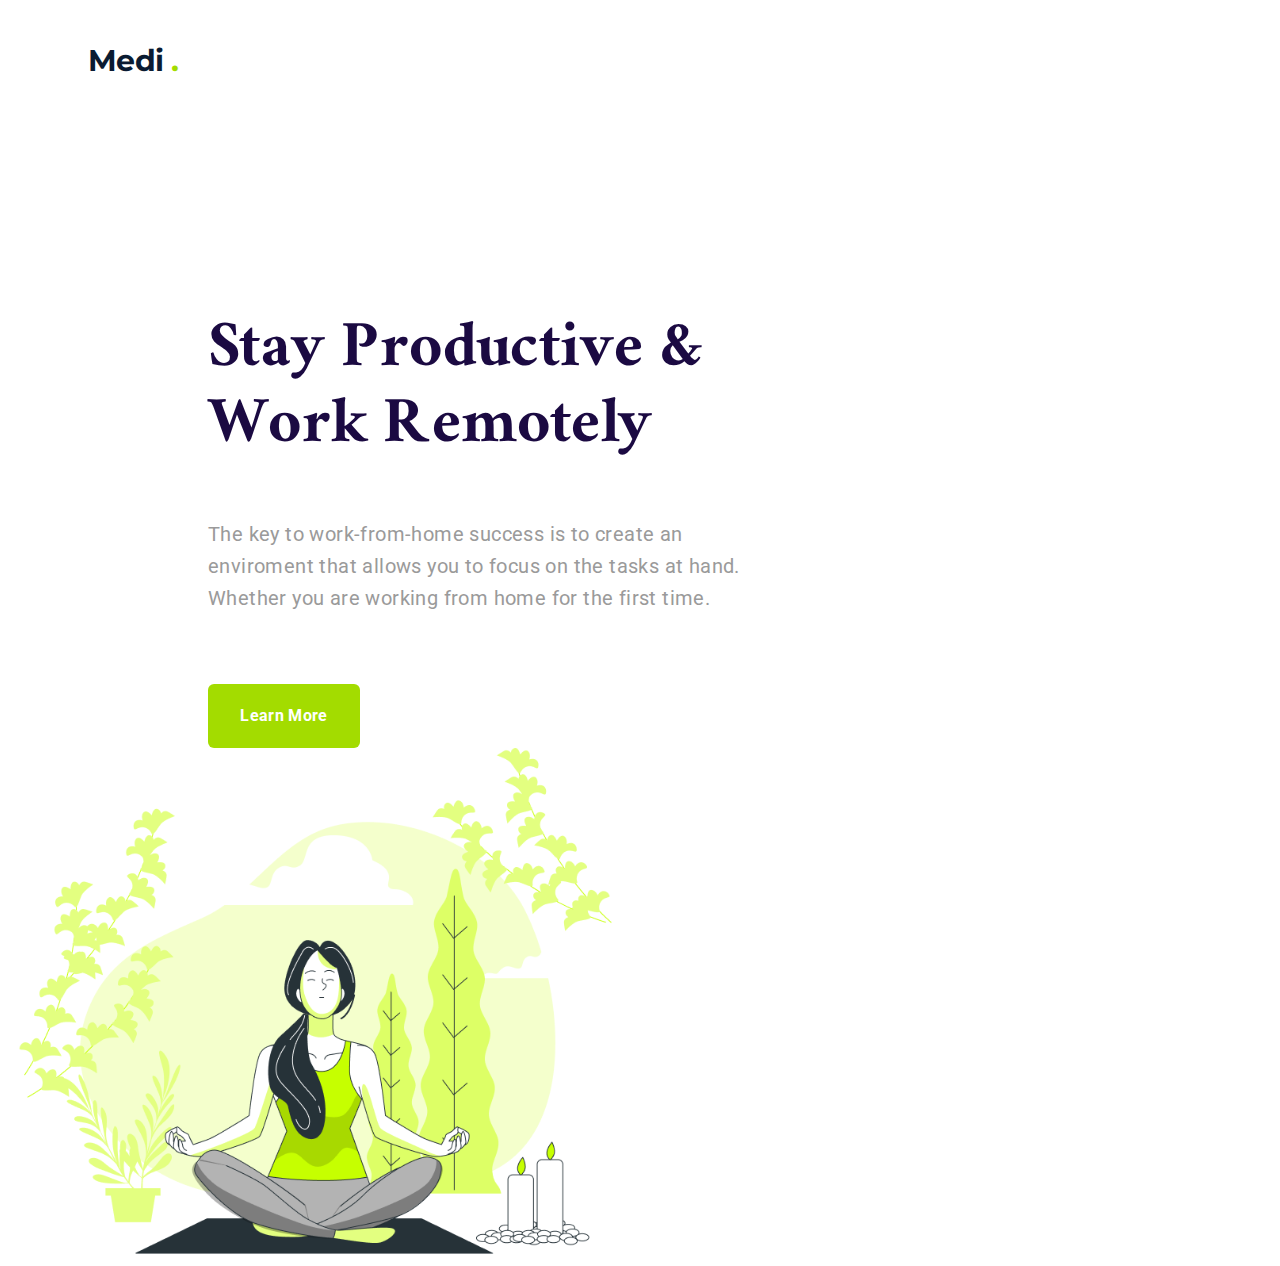
<file: Page 1/index.html>
<!DOCTYPE html>
<html lang="en">
  <head>
    <meta charset="UTF-8" />
    <meta name="viewport" content="width=device-width, initial-scale=1.0" />
    <link
      href="https://fonts.googleapis.com/css2?family=Montserrat:wght@400;700&family=Ramaraja&family=Roboto:wght@400;700&display=swap"
      rel="stylesheet"
    />
    <link rel="stylesheet" href="style/index.css" />

    <title>Page1</title>
  </head>
  <body>
    <header>
      <h3 class="logo">Medi <span class="logo-dot">.</span></h3>
    </header>
    <main>
      <section>
        <h1 class="main-title">Stay Productive & Work Remotely</h1>
        <p class="main-info">
          The key to work-from-home success is to create an enviroment that
          allows you to focus on the tasks at hand. Whether you are working from
          home for the first time.
        </p>
        <button class="main-btn">Learn More</button>
      </section>
      <section>
        <img src="images/yoga.png" alt="Woman doing Yoga" />
      </section>
    </main>
  </body>
</html>
</file>
<file: Page 1/style/index.css>
.logo {
  font-family: "Montserrat", sans-serif;
  font-style: normal;
  font-weight: bold;
  font-size: 30px;
  line-height: 48px;
  /* or 160% */
  letter-spacing: -0.02em;
  color: #0a1b32;
  margin-top: 37px;
  margin-left: 80px;
}

.logo-dot {
  color: #a3dc00;
}

section {
  display: inline-block;
}

.main-title {
  max-width: 495px;
  width: 100%;
  margin-top: 203px;
  margin-left: 200px;
  font-family: "Ramaraja", serif;
  font-style: normal;
  font-weight: normal;
  font-size: 72px;
  line-height: 76px;
  /* or 106% */
  letter-spacing: 0.02em;
  color: #1b0a42;
}

.main-info {
  max-width: 583px;
  width: 100%;
  margin-top: 10px;
  margin-left: 200px;
  font-family: "Roboto", sans-serif;
  font-style: normal;
  font-weight: normal;
  font-size: 20px;
  line-height: 32px;
  /* or 160% */
  letter-spacing: 0.02em;
  color: #9a9a9a;
}

.main-btn {
  width: 152px;
  height: 64px;
  margin-top: 50px;
  margin-left: 200px;
  background-color: #a3dc00;
  border-radius: 6px;
  font-family: "Roboto", sans-serif;
  font-style: normal;
  font-weight: bold;
  font-size: 16px;
  line-height: 32px;
  /* or 200% */
  text-align: center;
  letter-spacing: 0.02em;
  color: #ffffff;
  border: none;
}

img {
  max-width: 600px;
  width: 100%;
  margin-left: 10px;
}

section {
  display: inline-block;
}
</file>
